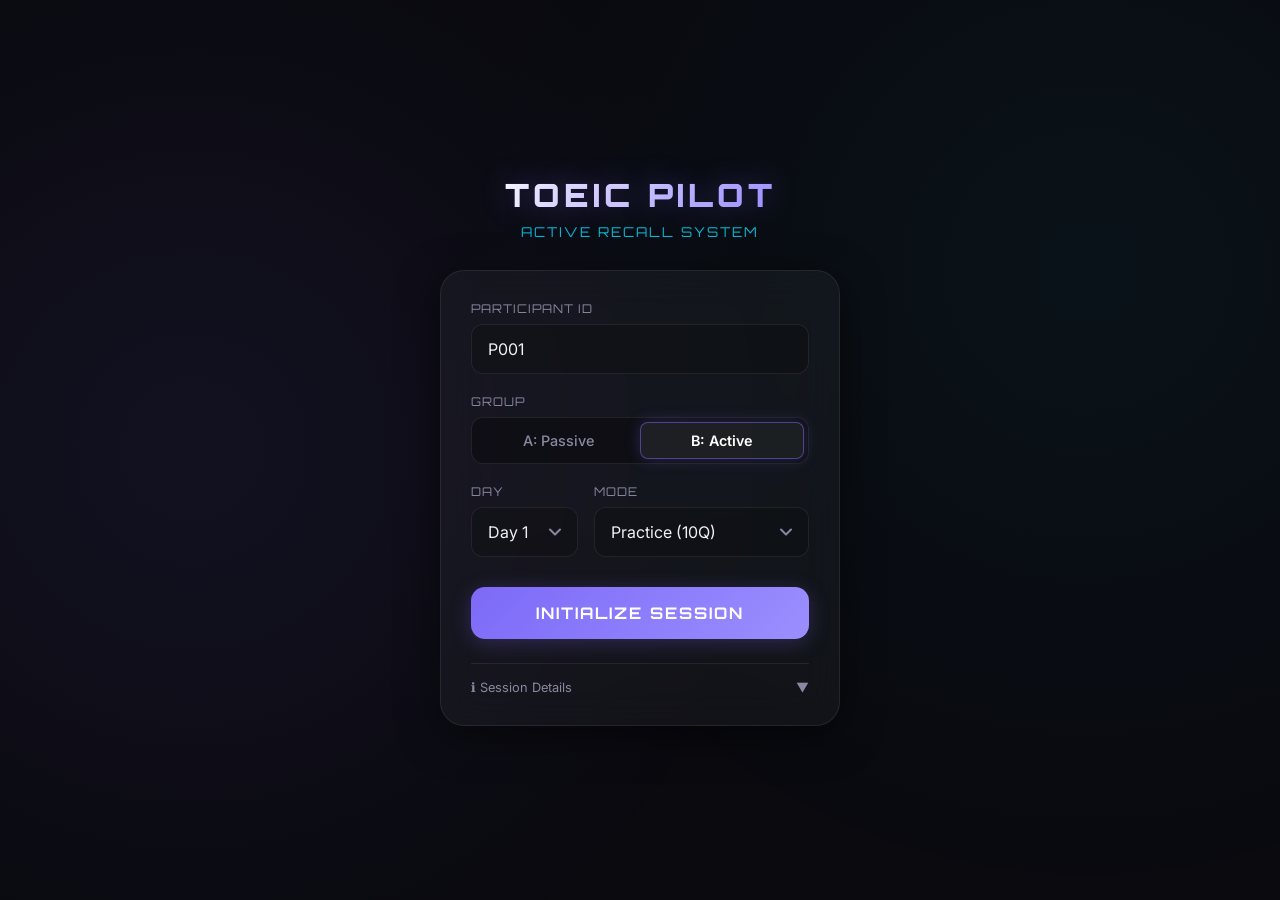
<file: frontend/index.html>
<!DOCTYPE html>
<html lang="en">
<head>
<meta charset="UTF-8">
<meta name="viewport" content="width=device-width, initial-scale=1.0, maximum-scale=1.0, user-scalable=no, viewport-fit=cover">
<title>TOEIC Pilot — Active Recall System</title>
<link rel="preconnect" href="https://fonts.googleapis.com">
<link href="https://fonts.googleapis.com/css2?family=Inter:wght@300;400;500;600;700&family=Orbitron:wght@500;700;900&display=swap" rel="stylesheet">
<style>
:root {
  --bg: #0a0a0f;
  --bg2: #111118;
  --glass: rgba(255,255,255,0.04);
  --glass-hover: rgba(255,255,255,0.07);
  --border: rgba(255,255,255,0.08);
  --border-focus: rgba(124,106,247,0.5);
  
  --accent: #7c6af7;
  --accent-glow: rgba(124,106,247,0.25);
  --success: #22c55e;
  --warning: #f59e0b;
  --danger: #ef4444;
  --info: #06b6d4;
  
  --text: #f0f0f5;
  --text2: #8888a0;
  
  --font: 'Inter', system-ui, sans-serif;
  --font-d: 'Orbitron', monospace;
  
  --ease: cubic-bezier(0.4, 0, 0.2, 1);
}

*,*::before,*::after { box-sizing: border-box; margin: 0; padding: 0; }
body {
  min-height: 100vh; min-height: 100dvh;
  background: var(--bg);
  font-family: var(--font);
  color: var(--text);
  display: flex; flex-direction: column;
  align-items: center; justify-content: center;
  padding: 20px;
  overflow-x: hidden;
}

/* Background Effects */
body::before {
  content: ''; position: fixed; inset: 0; z-index: -2;
  background: 
    radial-gradient(circle at 15% 50%, rgba(124,106,247,0.08) 0%, transparent 50%),
    radial-gradient(circle at 85% 30%, rgba(6,182,212,0.05) 0%, transparent 50%);
  animation: bgPulse 15s ease-in-out infinite alternate;
}
@keyframes bgPulse {
  0% { transform: scale(1); }
  100% { transform: scale(1.1); }
}

.particles {
  position: fixed; inset: 0; z-index: -1; pointer-events: none;
}
.particle {
  position: absolute;
  width: 2px; height: 2px;
  background: var(--accent);
  border-radius: 50%;
  box-shadow: 0 0 10px var(--accent-glow);
  animation: floatUp linear infinite;
  opacity: 0;
}
@keyframes floatUp {
  0% { transform: translateY(100vh); opacity: 0; }
  10% { opacity: 0.5; }
  90% { opacity: 0.5; }
  100% { transform: translateY(-100px); opacity: 0; }
}

/* Branding */
.brand { text-align: center; margin-bottom: 30px; animation: slideDown 0.6s var(--ease) forwards; opacity: 0; transform: translateY(-20px); }
.brand h1 {
  font-family: var(--font-d);
  font-size: 2rem; font-weight: 900;
  letter-spacing: 4px;
  background: linear-gradient(135deg, #fff, #9b8fff);
  -webkit-background-clip: text;
  -webkit-text-fill-color: transparent;
  text-shadow: 0 0 30px rgba(124,106,247,0.4);
  margin-bottom: 8px;
}
.brand p { color: var(--info); font-size: 0.85rem; letter-spacing: 2px; text-transform: uppercase; font-family: var(--font-d); }

/* Main Card */
.card {
  width: 100%; max-width: 400px;
  background: var(--glass);
  backdrop-filter: blur(20px); -webkit-backdrop-filter: blur(20px);
  border: 1px solid var(--border);
  border-radius: 24px;
  padding: 30px;
  box-shadow: 0 10px 40px rgba(0,0,0,0.5);
  animation: slideUp 0.6s var(--ease) 0.1s forwards;
  opacity: 0; transform: translateY(20px);
}

@keyframes slideDown { to { opacity: 1; transform: translateY(0); } }
@keyframes slideUp { to { opacity: 1; transform: translateY(0); } }

/* Form Elements */
.form-group { margin-bottom: 20px; }
.form-group label {
  display: block; font-size: 0.75rem; color: var(--text2);
  margin-bottom: 8px; text-transform: uppercase; letter-spacing: 1px;
  font-family: var(--font-d);
}

.input-text, .select-css {
  width: 100%; padding: 14px 16px;
  background: rgba(0,0,0,0.2);
  border: 1px solid var(--border);
  border-radius: 12px;
  color: var(--text); font-family: var(--font); font-size: 1rem;
  transition: all 0.3s var(--ease);
  outline: none;
}
.input-text:focus, .select-css:focus {
  border-color: var(--border-focus);
  box-shadow: 0 0 15px var(--accent-glow);
  background: rgba(0,0,0,0.4);
}
.select-css { appearance: none; cursor: pointer; background-image: url('data:image/svg+xml;charset=US-ASCII,<svg width="12" height="8" viewBox="0 0 12 8" fill="none" xmlns="http://www.w3.org/2000/svg"><path d="M1 1.5L6 6.5L11 1.5" stroke="%238888a0" stroke-width="2" stroke-linecap="round" stroke-linejoin="round"/></svg>'); background-repeat: no-repeat; background-position: right 16px center; padding-right: 40px; }
.select-css option { background: var(--bg2); color: var(--text); }

/* Toggle Switch */
.toggle-group {
  display: flex; background: rgba(0,0,0,0.3);
  border: 1px solid var(--border); border-radius: 12px;
  padding: 4px; position: relative;
}
.toggle-btn {
  flex: 1; text-align: center; padding: 10px;
  color: var(--text2); font-size: 0.9rem; font-weight: 500;
  cursor: pointer; position: relative; z-index: 1;
  transition: color 0.3s var(--ease);
}
.toggle-btn.active { color: #fff; font-weight: 600; }
.toggle-slider {
  position: absolute; top: 4px; bottom: 4px; width: calc(50% - 4px);
  background: var(--glass-hover);
  border-radius: 8px; border: 1px solid var(--border-focus);
  transition: transform 0.3s var(--ease);
  box-shadow: 0 0 15px var(--accent-glow);
}
#groupToggle[data-active="B"] .toggle-slider { transform: translateX(100%); }

/* Start Button */
.btn-start {
  width: 100%; padding: 16px; margin-top: 10px;
  background: linear-gradient(135deg, var(--accent), #9b8fff);
  border: none; border-radius: 14px;
  color: #fff; font-family: var(--font-d); font-size: 1rem;
  font-weight: 700; letter-spacing: 2px;
  cursor: pointer; position: relative; overflow: hidden;
  transition: all 0.3s var(--ease);
  box-shadow: 0 4px 20px var(--accent-glow);
}
.btn-start::after {
  content: ''; position: absolute; top: 0; left: -100%; width: 50%; height: 100%;
  background: linear-gradient(90deg, transparent, rgba(255,255,255,0.3), transparent);
  animation: shimmerBtn 3s infinite;
}
@keyframes shimmerBtn { 100% { left: 200%; } }
.btn-start:hover { transform: translateY(-2px); box-shadow: 0 8px 25px rgba(124,106,247,0.4); }
.btn-start:active { transform: translateY(1px); }

/* Quick Resume */
.resume-btn {
  width: 100%; padding: 12px; margin-bottom: 20px;
  background: rgba(34,197,94,0.1);
  border: 1px solid rgba(34,197,94,0.3);
  border-radius: 12px;
  color: var(--success); font-family: var(--font-d); font-size: 0.8rem;
  letter-spacing: 1px; cursor: pointer;
  transition: all 0.2s; display: none;
  animation: slideDown 0.4s var(--ease);
}
.resume-btn:hover { background: rgba(34,197,94,0.2); box-shadow: 0 0 15px rgba(34,197,94,0.2); }

/* Info Accordion */
.info-wrap { margin-top: 24px; border-top: 1px solid var(--border); padding-top: 16px; }
.info-toggle {
  display: flex; align-items: center; justify-content: space-between;
  color: var(--text2); font-size: 0.8rem; cursor: pointer;
  user-select: none; transition: color 0.2s;
}
.info-toggle:hover { color: var(--text); }
.info-content {
  overflow: hidden; height: 0; transition: height 0.4s var(--ease);
  font-size: 0.8rem; color: var(--text2); line-height: 1.6;
}
.info-content.open { height: 120px; }
.info-box { padding: 12px; background: rgba(0,0,0,0.2); border-radius: 8px; margin-top: 10px; }
.info-box b { color: var(--info); }
.info-box span { color: var(--danger); }

/* Browser Warning */
.browser-warn {
  display: none; width: 100%; max-width: 400px;
  margin-top: 20px; padding: 12px;
  background: rgba(245,158,11,0.1); border: 1px solid rgba(245,158,11,0.3);
  border-radius: 12px; color: var(--warning);
  font-size: 0.8rem; text-align: center;
}

</style>
</head>
<body>

<div class="particles" id="particles"></div>

<div class="brand">
  <h1>TOEIC PILOT</h1>
  <p>Active Recall System</p>
</div>

<div class="card">
  <button id="resumeBtn" class="resume-btn" onclick="resumeSession()">CONTINUE DAY X ➔</button>

  <form id="setupForm" onsubmit="handleStart(event)">
    <div class="form-group">
      <label>Participant ID</label>
      <input type="text" id="pid" class="input-text" value="P001" required autocomplete="off">
    </div>

    <div class="form-group">
      <label>Group</label>
      <div class="toggle-group" id="groupToggle" data-active="B">
        <div class="toggle-slider"></div>
        <div class="toggle-btn" onclick="setGroup('A')">A: Passive</div>
        <div class="toggle-btn active" onclick="setGroup('B')">B: Active</div>
      </div>
    </div>

    <div style="display:flex; gap:16px;">
      <div class="form-group" style="flex:1;">
        <label>Day</label>
        <select id="day" class="select-css">
          <option value="1">Day 1</option>
          <option value="2">Day 2</option>
          <option value="3">Day 3</option>
          <option value="4">Day 4</option>
          <option value="5">Day 5</option>
          <option value="6">Day 6</option>
          <option value="7">Day 7</option>
          <option value="8">Day 8</option>
          <option value="9">Day 9</option>
          <option value="10">Day 10</option>
          <option value="11">Day 11</option>
          <option value="12">Day 12</option>
        </select>
      </div>
      <div class="form-group" style="flex:2;">
        <label>Mode</label>
        <select id="mode" class="select-css" onchange="updatePreview()">
          <option value="practice">Practice (10Q)</option>
          <option value="pretest">Pre-test (30Q)</option>
          <option value="posttest">Post-test (30Q)</option>
        </select>
      </div>
    </div>

    <button type="submit" class="btn-start" id="startBtn">INITIALIZE SESSION</button>
  </form>

  <div class="info-wrap">
    <div class="info-toggle" onclick="toggleInfo()">
      <span>ℹ️ Session Details</span>
      <span id="infoArrow">▼</span>
    </div>
    <div class="info-content" id="infoContent">
      <div class="info-box" id="infoText">
        <b>Group B (Active):</b> You will use your voice to complete sentences. Requires microphone access.<br><br>
        10 Grammar questions per day. Read the instructions carefully.
      </div>
    </div>
  </div>
</div>

<div class="browser-warn" id="browserWarn">
  ⚠️ For the best voice recognition experience, please use <b>Google Chrome</b> or <b>Microsoft Edge</b>.
</div>

<script>
// Particles
const pContainer = document.getElementById('particles');
for(let i=0; i<30; i++) {
  const p = document.createElement('div');
  p.className = 'particle';
  p.style.left = Math.random() * 100 + 'vw';
  p.style.animationDuration = (Math.random() * 5 + 5) + 's';
  p.style.animationDelay = (Math.random() * 5) + 's';
  pContainer.appendChild(p);
}

// Browser Check
const isChrome = /Chrome/.test(navigator.userAgent) && /Google Inc/.test(navigator.vendor);
const isEdge = /Edg/.test(navigator.userAgent);
if (!isChrome && !isEdge) {
  document.getElementById('browserWarn').style.display = 'block';
}

// Quick Resume
let lastSession = null;
try {
  const data = localStorage.getItem('toeic_last_session');
  if (data) {
    lastSession = JSON.parse(data);
    // Only show resume if it's been less than 24h
    if (Date.now() - lastSession.timestamp < 86400000 && lastSession.day <= 12) {
      const btn = document.getElementById('resumeBtn');
      btn.textContent = `CONTINUE DAY ${lastSession.day} ➔`;
      btn.style.display = 'block';
      
      // Pre-fill form
      document.getElementById('pid').value = lastSession.pid;
      setGroup(lastSession.group);
      document.getElementById('day').value = lastSession.day;
    }
  }
} catch(e) {}

function resumeSession() {
  if (lastSession) {
    const url = `/static/game.html?pid=${lastSession.pid}&group=${lastSession.group}&day=${lastSession.day}`;
    window.location.href = url;
  }
}

// Form Logic
let currentGroup = 'B';
function setGroup(val) {
  currentGroup = val;
  const toggle = document.getElementById('groupToggle');
  toggle.setAttribute('data-active', val);
  const btns = toggle.querySelectorAll('.toggle-btn');
  btns[0].classList.toggle('active', val === 'A');
  btns[1].classList.toggle('active', val === 'B');
  updatePreview();
}

function updatePreview() {
  const mode = document.getElementById('mode').value;
  const text = document.getElementById('infoText');
  if (mode === 'practice') {
    text.innerHTML = currentGroup === 'B' 
      ? "<b>Group B (Active):</b> Voice-based battle system. Complete 10 questions to defeat the boss."
      : "<span>Group A (Passive):</span> Standard multiple choice format. 10 questions with detailed explanations.";
  } else {
    text.innerHTML = `<b>${mode === 'pretest' ? 'Pre-test' : 'Post-test'} (30Q):</b> Standard assessment mode. Answer all 30 questions sequentially. No voice required.`;
  }
}

function toggleInfo() {
  const content = document.getElementById('infoContent');
  const arrow = document.getElementById('infoArrow');
  const isOpen = content.classList.contains('open');
  content.classList.toggle('open', !isOpen);
  arrow.textContent = isOpen ? '▼' : '▲';
}

function handleStart(e) {
  e.preventDefault();
  const pid = document.getElementById('pid').value.trim() || 'P001';
  const day = document.getElementById('day').value;
  const mode = document.getElementById('mode').value;
  
  if (mode === 'practice') {
    window.location.href = `/static/game.html?pid=${pid}&group=${currentGroup}&day=${day}`;
  } else {
    window.location.href = `/static/test.html?pid=${pid}&group=${currentGroup}&day=${day}&mode=${mode}`;
  }
}

updatePreview();
</script>
</body>
</html>
</file>
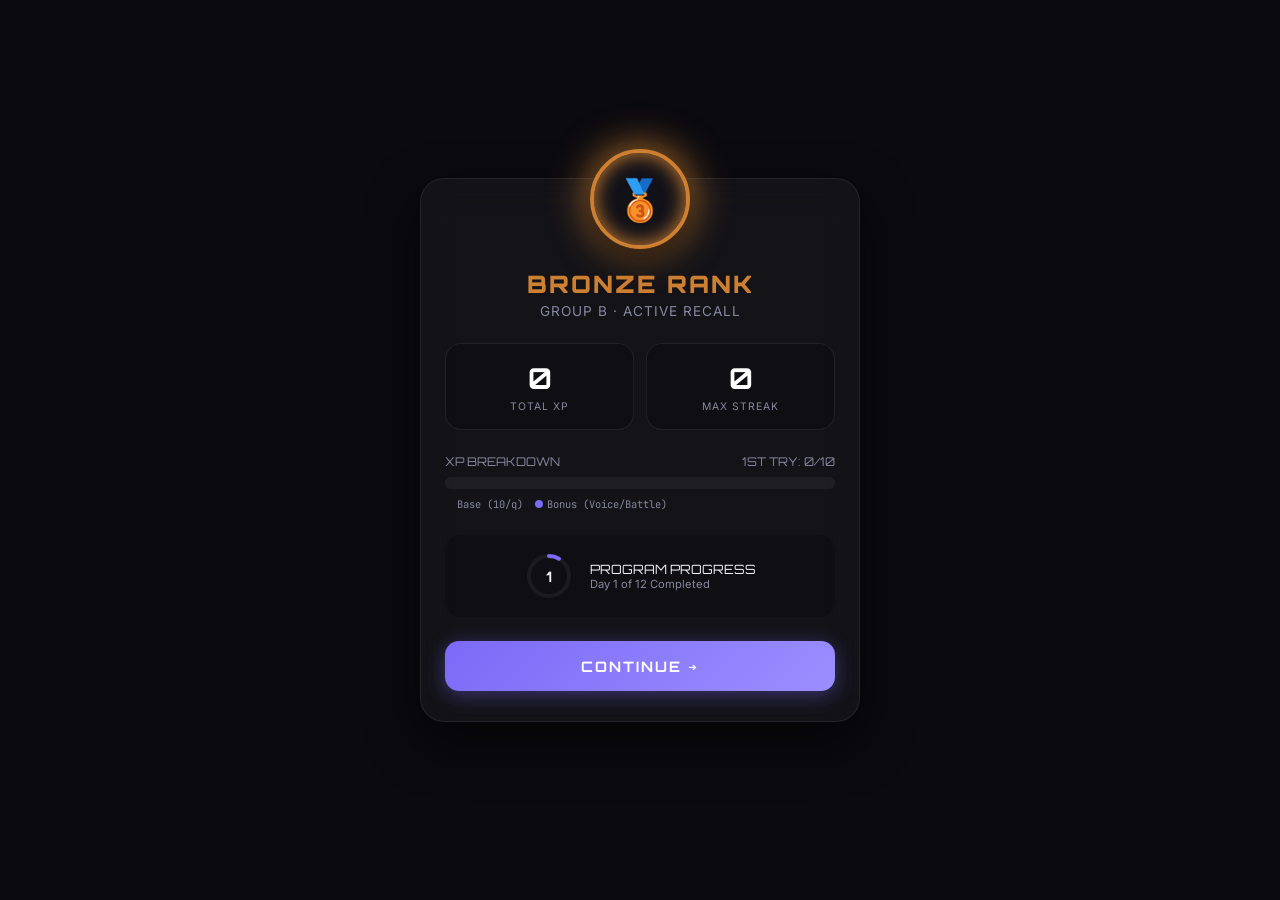
<file: frontend/complete.html>
<!DOCTYPE html>
<html lang="en">
<head>
<meta charset="UTF-8">
<meta name="viewport" content="width=device-width, initial-scale=1.0, maximum-scale=1.0, user-scalable=no, viewport-fit=cover">
<title>TOEIC Pilot — Session Complete</title>
<link rel="preconnect" href="https://fonts.googleapis.com">
<link href="https://fonts.googleapis.com/css2?family=Inter:wght@300;400;500;600;700&family=Orbitron:wght@500;700;900&family=JetBrains+Mono:wght@400&display=swap" rel="stylesheet">
<style>
:root {
  --bg: #0a0a0f;
  --bg2: #111118;
  --glass: rgba(255,255,255,0.04);
  --border: rgba(255,255,255,0.08);
  --accent: #7c6af7;
  --accent-glow: rgba(124,106,247,0.4);
  
  --bronze: #cd7f32;
  --silver: #c0c0c0;
  --gold: #ffd700;
  --diamond: #00ffff;
  
  --text: #f0f0f5;
  --text2: #8888a0;
  
  --font: 'Inter', system-ui, sans-serif;
  --font-d: 'Orbitron', monospace;
  --font-m: 'JetBrains Mono', monospace;
  
  --ease: cubic-bezier(0.4, 0, 0.2, 1);
}

*,*::before,*::after { box-sizing: border-box; margin: 0; padding: 0; }
body {
  min-height: 100vh; min-height: 100dvh;
  background: var(--bg); font-family: var(--font); color: var(--text);
  display: flex; flex-direction: column; align-items: center; justify-content: center;
  overflow: hidden; padding: 20px;
}
canvas { position: fixed; inset: 0; z-index: 1; pointer-events: none; }

.container {
  position: relative; z-index: 2;
  width: 100%; max-width: 440px;
  background: var(--glass); backdrop-filter: blur(20px); -webkit-backdrop-filter: blur(20px);
  border: 1px solid var(--border); border-radius: 24px;
  padding: 30px 24px; text-align: center;
  box-shadow: 0 20px 50px rgba(0,0,0,0.5);
  animation: slideUp 0.6s var(--ease);
}
@keyframes slideUp { from{transform:translateY(30px);opacity:0;} to{transform:translateY(0);opacity:1;} }

.badge-wrap { margin: -60px auto 20px; width: 100px; height: 100px; position: relative; }
.badge {
  width: 100%; height: 100%;
  border-radius: 50%; display: flex; align-items: center; justify-content: center;
  font-size: 40px; background: var(--bg2); border: 4px solid #fff;
  box-shadow: 0 10px 20px rgba(0,0,0,0.5), inset 0 0 20px rgba(255,255,255,0.2);
  animation: badgePop 0.8s cubic-bezier(0.175, 0.885, 0.32, 1.275);
}
@keyframes badgePop { 0%{transform:scale(0) rotate(-180deg);} 100%{transform:scale(1) rotate(0);} }

.title { font-family: var(--font-d); font-size: 1.5rem; font-weight: 900; letter-spacing: 2px; margin-bottom: 4px; }
.subtitle { font-size: 0.85rem; color: var(--text2); margin-bottom: 24px; text-transform: uppercase; letter-spacing: 1px; }

/* Stats Grid */
.stats { display: grid; grid-template-columns: 1fr 1fr; gap: 12px; margin-bottom: 24px; }
.stat-card {
  background: rgba(0,0,0,0.2); border: 1px solid var(--border);
  border-radius: 16px; padding: 16px 10px;
}
.stat-val { font-family: var(--font-d); font-size: 1.8rem; font-weight: 700; color: #fff; margin-bottom: 4px; }
.stat-lbl { font-size: 0.65rem; color: var(--text2); text-transform: uppercase; letter-spacing: 1px; }

/* XP Breakdown */
.xp-breakdown { text-align: left; margin-bottom: 24px; }
.xp-header { display: flex; justify-content: space-between; font-size: 0.75rem; color: var(--text2); margin-bottom: 8px; font-family: var(--font-d); }
.xp-bar { display: flex; height: 12px; border-radius: 6px; overflow: hidden; background: rgba(255,255,255,0.05); }
.xp-fill-1 { background: var(--success); transition: width 1s var(--ease); width: 0; }
.xp-fill-2 { background: var(--accent); transition: width 1s var(--ease) 0.5s; width: 0; }
.xp-legend { display: flex; gap: 12px; margin-top: 8px; font-size: 0.65rem; color: var(--text2); font-family: var(--font-m); }
.leg-item { display: flex; align-items: center; gap: 4px; }
.dot { width: 8px; height: 8px; border-radius: 50%; }

/* Progress Ring */
.day-progress {
  display: flex; align-items: center; justify-content: center; gap: 16px;
  margin-bottom: 24px; padding: 16px; background: rgba(0,0,0,0.2); border-radius: 16px;
}
.ring-wrap { position: relative; width: 50px; height: 50px; }
.ring-svg { transform: rotate(-90deg); width: 50px; height: 50px; }
.ring-bg { fill: none; stroke: rgba(255,255,255,0.05); stroke-width: 4; }
.ring-fill { fill: none; stroke: var(--accent); stroke-width: 4; stroke-linecap: round; stroke-dasharray: 125; stroke-dashoffset: 125; transition: stroke-dashoffset 1s var(--ease) 0.5s; }
.ring-text { position: absolute; inset: 0; display: flex; align-items: center; justify-content: center; font-family: var(--font-d); font-size: 0.9rem; font-weight: 700; }
.day-info { text-align: left; }
.day-title { font-family: var(--font-d); font-size: 0.8rem; color: var(--text); }
.day-sub { font-size: 0.7rem; color: var(--text2); }

/* Next Button */
.btn-next {
  width: 100%; padding: 16px;
  background: linear-gradient(135deg, var(--accent), #9b8fff);
  border: none; border-radius: 14px;
  color: #fff; font-family: var(--font-d); font-size: 0.9rem;
  font-weight: 700; letter-spacing: 2px;
  cursor: pointer; transition: all 0.3s;
  box-shadow: 0 4px 20px var(--accent-glow);
}
.btn-next:hover { transform: translateY(-2px); box-shadow: 0 8px 30px rgba(124,106,247,0.5); }

</style>
</head>
<body>

<canvas id="confetti"></canvas>

<div class="container">
  <div class="badge-wrap">
    <div class="badge" id="rankBadge">🏅</div>
  </div>
  
  <h1 class="title" id="rankTitle">SESSION COMPLETE</h1>
  <div class="subtitle" id="groupLbl">Group B · Active Recall</div>
  
  <div class="stats">
    <div class="stat-card">
      <div class="stat-val" id="valScore" data-target="0">0</div>
      <div class="stat-lbl">Total XP</div>
    </div>
    <div class="stat-card">
      <div class="stat-val" id="valStreak" data-target="0">0</div>
      <div class="stat-lbl">Max Streak</div>
    </div>
  </div>
  
  <div class="xp-breakdown">
    <div class="xp-header">
      <span>XP BREAKDOWN</span>
      <span>1ST TRY: <span id="firstTryCount">0</span>/10</span>
    </div>
    <div class="xp-bar">
      <div class="xp-fill-1" id="xp1"></div>
      <div class="xp-fill-2" id="xp2"></div>
    </div>
    <div class="xp-legend">
      <div class="leg-item"><div class="dot" style="background:var(--success)"></div>Base (10/q)</div>
      <div class="leg-item"><div class="dot" style="background:var(--accent)"></div>Bonus (Voice/Battle)</div>
    </div>
  </div>
  
  <div class="day-progress">
    <div class="ring-wrap">
      <svg class="ring-svg"><circle class="ring-bg" cx="25" cy="25" r="20"></circle><circle class="ring-fill" id="dayRing" cx="25" cy="25" r="20"></circle></svg>
      <div class="ring-text" id="dayText">1</div>
    </div>
    <div class="day-info">
      <div class="day-title">PROGRAM PROGRESS</div>
      <div class="day-sub" id="daySub">Day 1 of 12 Completed</div>
    </div>
  </div>
  
  <button class="btn-next" onclick="window.location.href='/static/index.html'">CONTINUE ➔</button>
</div>

<script>
const params = new URLSearchParams(window.location.search);
const S = {
  score: parseInt(params.get('score')) || 0,
  streak: parseInt(params.get('streak')) || 0,
  correct: parseInt(params.get('correct')) || 0,
  group: params.get('group') || 'B',
  day: parseInt(params.get('day')) || 1
};

function init() {
  // Rank calculations
  const pct = S.correct / 10;
  let rankColor, badgeIcon, titleTxt;
  let doConfetti = false;
  
  if (pct >= 0.9) { rankColor = 'var(--diamond)'; badgeIcon = '💎'; titleTxt = 'DIAMOND RANK'; doConfetti = true; }
  else if (pct >= 0.7) { rankColor = 'var(--gold)'; badgeIcon = '🥇'; titleTxt = 'GOLD RANK'; doConfetti = true; }
  else if (pct >= 0.4) { rankColor = 'var(--silver)'; badgeIcon = '🥈'; titleTxt = 'SILVER RANK'; }
  else { rankColor = 'var(--bronze)'; badgeIcon = '🥉'; titleTxt = 'BRONZE RANK'; }
  
  const badge = document.getElementById('rankBadge');
  badge.textContent = badgeIcon;
  badge.style.borderColor = rankColor;
  badge.style.boxShadow = `0 10px 20px rgba(0,0,0,0.5), inset 0 0 20px ${rankColor}, 0 0 40px ${rankColor}`;
  
  document.getElementById('rankTitle').textContent = titleTxt;
  document.getElementById('rankTitle').style.color = rankColor;
  document.getElementById('groupLbl').textContent = `Group ${S.group} · ${S.group === 'A' ? 'Passive Reading' : 'Active Recall'}`;
  
  // Set targets
  document.getElementById('valScore').dataset.target = S.score;
  document.getElementById('valStreak').dataset.target = S.streak;
  document.getElementById('firstTryCount').textContent = S.correct;
  
  // Breakdown
  const xpBase = S.correct * 10;
  const xpBonus = Math.max(0, S.score - xpBase);
  const xpMax = S.group === 'A' ? 100 : 150; // approximate max
  
  setTimeout(() => {
    document.getElementById('xp1').style.width = (xpBase / xpMax * 100) + '%';
    document.getElementById('xp2').style.width = (xpBonus / xpMax * 100) + '%';
    
    const ring = document.getElementById('dayRing');
    const offset = 125 - (125 * (S.day / 12));
    ring.style.strokeDashoffset = offset;
  }, 100);
  
  document.getElementById('dayText').textContent = S.day;
  document.getElementById('daySub').textContent = `Day ${S.day} of 12 Completed`;
  
  // Save next day
  try {
    const d = JSON.parse(localStorage.getItem('toeic_last_session'));
    if (d) {
      d.day = S.day + 1;
      localStorage.setItem('toeic_last_session', JSON.stringify(d));
    }
  } catch(e){}
  
  animateCounters();
  if (doConfetti) shootConfetti();
}

function animateCounters() {
  document.querySelectorAll('.stat-val').forEach(el => {
    const target = parseInt(el.dataset.target);
    const dur = 1500;
    const start = performance.now();
    
    const step = (t) => {
      const p = Math.min((t - start) / dur, 1);
      const easeOutQuart = 1 - Math.pow(1 - p, 4);
      el.textContent = Math.floor(target * easeOutQuart);
      if (p < 1) requestAnimationFrame(step);
      else el.textContent = target;
    };
    requestAnimationFrame(step);
  });
}

// Confetti
function shootConfetti() {
  const cvs = document.getElementById('confetti');
  const ctx = cvs.getContext('2d');
  cvs.width = window.innerWidth; cvs.height = window.innerHeight;
  
  const colors = ['#7c6af7', '#22c55e', '#f59e0b', '#ef4444', '#06b6d4'];
  const particles = [];
  
  for(let i=0; i<150; i++) {
    particles.push({
      x: cvs.width/2, y: cvs.height/2 + 50,
      vx: (Math.random()-0.5) * 20,
      vy: (Math.random()-1) * 20 - 5,
      size: Math.random() * 10 + 5,
      color: colors[Math.floor(Math.random() * colors.length)],
      rot: Math.random() * 360,
      rotS: (Math.random()-0.5) * 10
    });
  }
  
  let frame;
  function render() {
    ctx.clearRect(0,0,cvs.width,cvs.height);
    let active = false;
    particles.forEach(p => {
      p.vy += 0.5; // gravity
      p.x += p.vx; p.y += p.vy;
      p.rot += p.rotS;
      if (p.y < cvs.height + 20) active = true;
      
      ctx.save();
      ctx.translate(p.x, p.y);
      ctx.rotate(p.rot * Math.PI / 180);
      ctx.fillStyle = p.color;
      ctx.fillRect(-p.size/2, -p.size/2, p.size, p.size);
      ctx.restore();
    });
    if (active) frame = requestAnimationFrame(render);
  }
  render();
  
  window.addEventListener('resize', () => {
    cvs.width = window.innerWidth; cvs.height = window.innerHeight;
  });
}

init();
</script>
</body>
</html>
</file>
